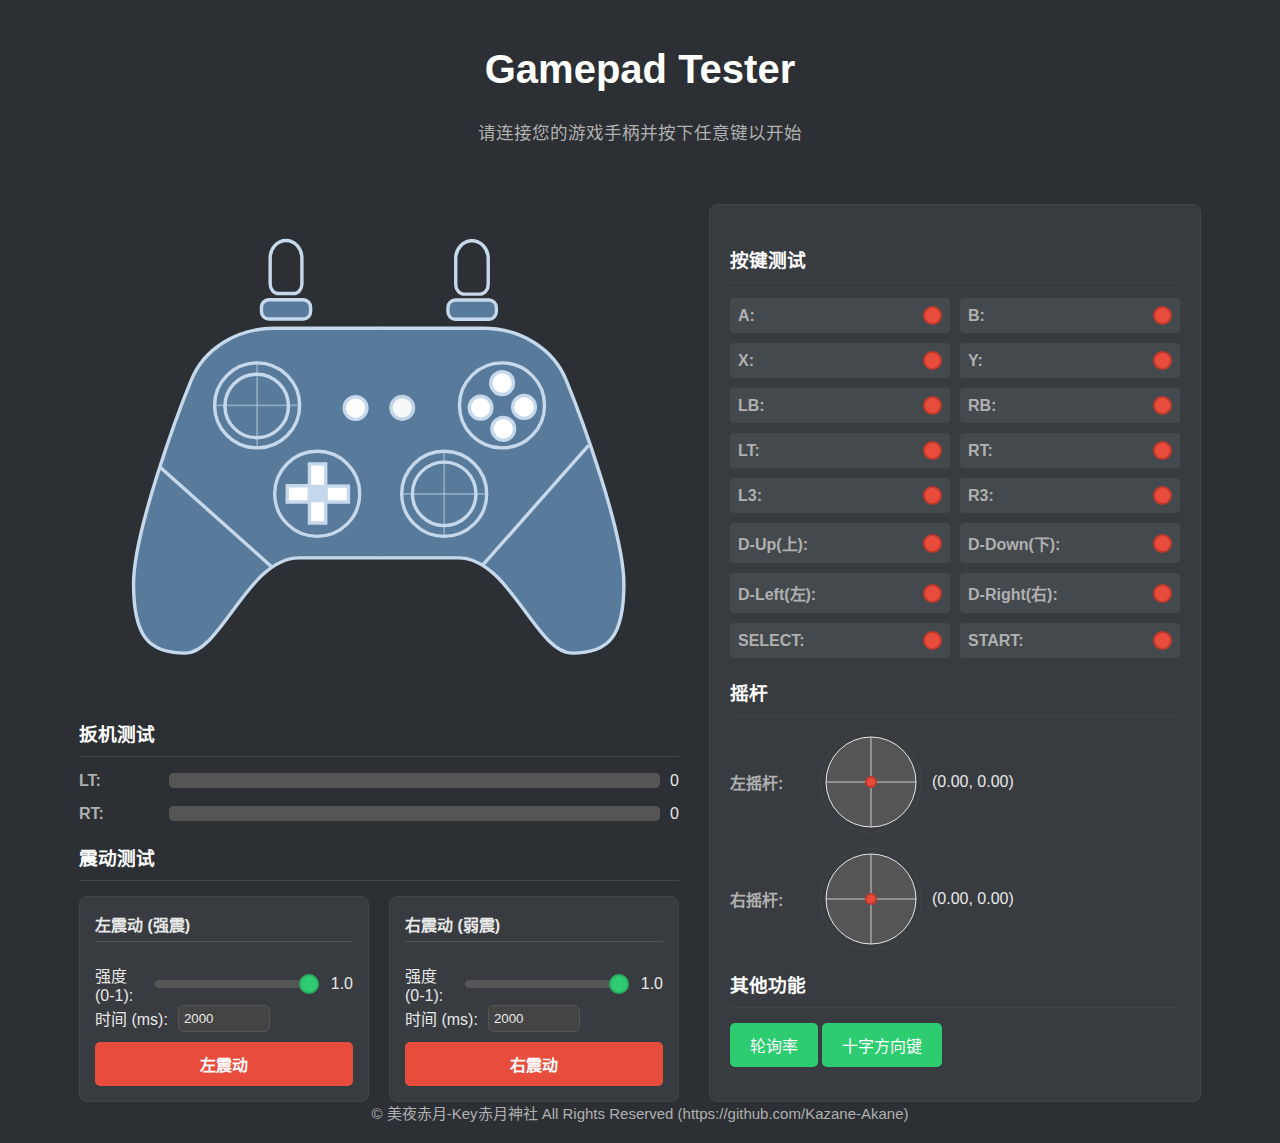
<file: index.html>
<!DOCTYPE html>
<html lang="zh-CN">
<head>
    <meta charset="UTF-8">
    <meta name="viewport" content="width=device-width, initial-scale=1.0">
    <title>Gamepad Tester</title>
    <link rel="stylesheet" href="style.css">
</head>
<body>
    <h1>Gamepad Tester</h1>
    <p class="description">
        请连接您的游戏手柄并按下任意键以开始
    </p>
    
    <div id="device-tabs-container" class="tabs-container"></div>
    
    <div class="main-content">
        <div id="gamepad-svg-container" class="gamepad-svg-container">
            <div class="gamepadView">
                <svg width="100%" viewBox="0 0 441 383" fill="none" xmlns="http://www.w3.org/2000/svg" data-v-d6ef606e="" class="">
                    <g id="XBox" data-v-d6ef606e="">
                        <path id="LOutline" d="M220.5 294.5C220.5 294.5 195 294.5 150 294.5C105 294.5 81.5 378.5 49.5 378.5C17.5 378.5 4 363.9 4 317.5C4 271.1 43.5 165.5 55 137.5C66.5 109.5 95.5 92.0001 128 92.0001C154 92.0001 200.5 92.0001 220.5 92.0001" stroke="hsl(210,50%,85%)" stroke-width="3" stroke-opacity="1" fill="#587a9b" data-v-d6ef606e=""></path>
                        <path id="ROutline" d="M220 294.5C220 294.5 245.5 294.5 290.5 294.5C335.5 294.5 359 378.5 391 378.5C423 378.5 436.5 363.9 436.5 317.5C436.5 271.1 397 165.5 385.5 137.5C374 109.5 345 92.0001 312.5 92.0001C286.5 92.0001 240 92.0001 220 92.0001" stroke="hsl(210,50%,85%)" stroke-width="3" stroke-opacity="1" fill="#587a9b" data-v-d6ef606e=""></path>
                        <circle id="LStickOutline" cx="113" cy="160" r="37.5" stroke="hsl(210,50%,85%)" stroke-opacity="1" stroke-width="3" data-v-d6ef606e=""></circle>
                        <line x1="113" y1="122.5" x2="113" y2="197.5" stroke="rgba(198, 217, 236, 0.5)" stroke-width="1.5"></line>
                        <line x1="75.5" y1="160" x2="150.5" y2="160" stroke="rgba(198, 217, 236, 0.5)" stroke-width="1.5"></line>
                        <circle id="LeftStick" cx="112.62517738612955" cy="160.46857404440377" r="28" fill="rgba(255, 255, 255,0)" stroke="rgba(198, 217, 236,1)" stroke-width="3" data-v-d6ef606e=""></circle>
                        <circle id="RStickOutline" cx="278" cy="238" r="37.5" stroke="hsl(210,50%,85%)" stroke-opacity="1" stroke-width="3" data-v-d6ef606e=""></circle>
                        <line x1="278" y1="200.5" x2="278" y2="275.5" stroke="rgba(198, 217, 236, 0.5)" stroke-width="1.5"></line>
                        <line x1="240.5" y1="238" x2="315.5" y2="238" stroke="rgba(198, 217, 236, 0.5)" stroke-width="1.5"></line>
                        <circle id="RightStick" cx="278.0001831082628" cy="237.99981689173723" r="28" fill="rgba(255, 255, 255,0)" stroke="rgba(198, 217, 236,1)" stroke-width="3" data-v-d6ef606e=""></circle>
                        <circle id="DOutline" cx="166" cy="238" r="37.5" stroke="hsl(210,50%,85%)" stroke-opacity="1" stroke-width="3" data-v-d6ef606e=""></circle>
                        <circle stroke="hsl(210,50%,85%)" stroke-width="3" r="37.5" cy="160" cx="329" id="BOutline" data-v-d6ef606e=""></circle>
                        <g id="LMetaGroup" stroke-width="3" stroke="hsl(210,50%,85%)" fill="white" data-v-d6ef606e=""><circle id="LMeta" cx="199.83333" cy="162.33333" r="10" fill="#fff" stroke="rgba(198, 217, 236,1)" stroke-width="3" data-v-d6ef606e=""></circle></g>
                        <rect id="L1" rx="6.5" y="66.83335" x="116.83332" height="17.00004" width="43.33334" fill="#587a9b" stroke="rgba(198, 217, 236,1)" stroke-width="3" data-v-d6ef606e=""></rect>
                        <rect id="R1" rx="6.5" height="17.00003" width="42.66666" y="67" x="281.33334" fill="#587a9b" stroke="rgba(198, 217, 236,1)" stroke-width="3" data-v-d6ef606e=""></rect>
                        <path id="L2" d="m152.5,52.9702c0,4.61877 -3.358,8.36308 -7.5,8.36308l-13,0c-4.142,0 -7.5,-3.74432 -7.5,-8.36308l0,-22.8591c0,-8.62177 6.268,-15.6111 14,-15.6111c7.732,0 14,6.98932 14,15.6111l0,22.8591z" fill="rgba(9, 105, 150,0)" stroke="rgba(198, 217, 236,1)" stroke-width="3" data-v-d6ef606e=""></path>
                        <path id="R2" d="m316.83334,53.44044c0,4.6352 -3.43795,8.39285 -7.67857,8.39285l-13.30953,0c-4.24062,0 -7.67857,-3.75765 -7.67857,-8.39285l0,-22.94046c0,-8.65246 6.41724,-15.66665 14.33334,-15.66665c7.9161,0 14.33334,7.0142 14.33334,15.66665l0,22.94046l-0.00001,0z" fill="rgba(9, 105, 150,0)" stroke="rgba(198, 217, 236,1)" stroke-width="3" data-v-d6ef606e=""></path>
                        <line y2="302.5" x2="126.00001" y1="214.49998" x1="27.50001" stroke-width="3" stroke="hsl(210,50%,85%)" data-v-d6ef606e=""></line>
                        <line stroke="hsl(210,50%,85%)" id="svg_14" stroke-width="3" y2="295.73418" x2="410.73581" y1="200.43247" x1="306.59558" fill="white" transform="rotate(89 358.666 248.083)" data-v-d6ef606e=""></line>
                        <path id="BLeft" stroke-width="3" opacity="undefined" transform="rotate(90 310.081 161.999)" fill="#fff" stroke="rgba(198, 217, 236,1)" d="m310.08129,171.99862c-5.57089,0 -10.08331,-4.52112 -10.08331,-10.10275c0,-5.58163 4.51242,-9.89721 10.08331,-9.89721c5.57089,0 10.08331,4.31558 10.08331,9.89721c0,5.58163 -4.51242,10.10275 -10.08331,10.10275z" data-v-d6ef606e=""></path>
                        <path id="BTop" stroke-width="3" opacity="undefined" transform="rotate(90 329.081 140.331)" fill="#fff" stroke="rgba(198, 217, 236,1)" d="m329.08146,150.33176c-5.57089,0 -10.08331,-4.52112 -10.08331,-10.10275c0,-5.58163 4.51242,-9.89721 10.08331,-9.89721c5.57089,0 10.08331,4.31558 10.08331,9.89721c0,5.58163 -4.51242,10.10275 -10.08331,10.10275z" data-v-d6ef606e=""></path>
                        <path id="BRight" stroke-width="3" opacity="undefined" transform="rotate(90 348.415 161.332)" fill="#fff" stroke="rgba(198, 217, 236,1)" d="m348.41497,171.33195c-5.57089,0 -10.08331,-4.52112 -10.08331,-10.10275c0,-5.58163 4.51242,-9.89721 10.08331,-9.89721c5.57089,0 10.08331,4.31558 10.08331,9.89721c0,5.58163 -4.51242,10.10275 -10.08331,10.10275z" data-v-d6ef606e=""></path>
                        <path id="BBottom" stroke-width="3" opacity="undefined" transform="rotate(90 330.081 180.665)" fill="#fff" stroke="rgba(198, 217, 236,1)" d="m330.08147,190.66546c-5.57089,0 -10.08331,-4.52112 -10.08331,-10.10275c0,-5.58163 4.51242,-9.8972 10.08331,-9.8972c5.57089,0 10.08331,4.31557 10.08331,9.8972c0,5.58163 -4.51242,10.10275 -10.08331,10.10275z" data-v-d6ef606e=""></path>
                        <g stroke-width="3" stroke="hsl(210,50%,85%)" fill="white" id="svg_42" opacity="0.95" data-v-d6ef606e=""><circle id="RMeta" r="10" cy="162.16667" cx="241" fill="#fff" stroke="rgba(198, 217, 236,1)" stroke-width="3" data-v-d6ef606e=""></circle></g>
                        <rect id="DUp" height="19.83327" width="14.3333" y="211.6656" x="159.16565" fill="#fff" stroke="rgba(198, 217, 236,1)" stroke-width="3" data-v-d6ef606e=""></rect>
                        <path id="DDown" fill="#fff" stroke="rgba(198, 217, 236,1)" stroke-width="3" d="m159.16565,243.83218l14.33329,0l0,19.83327l-14.33329,0l0,-19.83327z" opacity="undefined" data-v-d6ef606e=""></path>
                        <path id="DLeft" transform="rotate(-90 149.291 237.999)" fill="#fff" stroke="rgba(198, 217, 236,1)" stroke-width="3" d="m142.12405,228.29057l14.33329,0l0,19.4166l-14.33329,0l0,-19.4166z" opacity="undefined" data-v-d6ef606e=""></path>
                        <rect id="DRihgt" transform="rotate(-90 183.707 238.207)" height="19.58328" width="14.08329" y="228.41556" x="176.66562" fill="#fff" stroke="rgba(198, 217, 236,1)" stroke-width="3" data-v-d6ef606e=""></rect>
                        <path id="svg_9" d="m164.24577,236.99529" opacity="NaN" stroke-width="3" stroke="hsl(210,50%,85%)" data-v-d6ef606e=""></path>
                        <rect stroke="hsl(210,50%,85%)" id="svg_10" height="8.33324" width="10.41655" y="235.07865" x="162.32912" stroke-width="3" data-v-d6ef606e=""></rect>
                        <rect id="svg_11" height="2.49997" width="4.49995" y="236.74529" x="164.24577" stroke-width="3" stroke="hsl(210,50%,85%)" data-v-d6ef606e=""></rect>
                        <rect id="svg_12" height="8.6666" width="11.33325" y="232.49689" x="160.16389" stroke-width="3" stroke="hsl(210,50%,85%)" data-v-d6ef606e=""></rect>
                    </g>
                </svg>
            </div>
            
            <div class="test-area test-area-centered">
                <div class="test-section">
                    <h3>扳机测试</h3>
                    <div class="trigger-values">
                        <div class="trigger-group">
                            <span class="label">LT:</span>
                            <progress id="L2-progress" value="0" max="255"></progress>
                            <span id="L2-value">0</span>
                        </div>
                        <div class="trigger-group">
                            <span class="label">RT:</span>
                            <progress id="R2-progress" value="0" max="255"></progress>
                            <span id="R2-value">0</span>
                        </div>
                    </div>
                </div>

                <div class="test-section">
                    <h3>震动测试</h3>
                    <div class="vibration-controls">
                        <div class="vibration-left">
                            <h4>左震动 (强震)</h4>
                            <div class="vibration-group">
                                <label for="rumble-L">强度 (0-1):</label>
                                <input type="range" id="rumble-L" min="0" max="1" step="0.1" value="1">
                                <span id="rumble-value-L">1.0</span>
                            </div>
                            <div class="vibration-group">
                                <label for="duration-L">时间 (ms):</label>
                                <input type="number" id="duration-L" value="2000" min="0">
                            </div>
                            <button class="vibrate-button-L">左震动</button>
                        </div>
                        <div class="vibration-right">
                            <h4>右震动 (弱震)</h4>
                            <div class="vibration-group">
                                <label for="rumble-R">强度 (0-1):</label>
                                <input type="range" id="rumble-R" min="0" max="1" step="0.1" value="1">
                                <span id="rumble-value-R">1.0</span>
                            </div>
                            <div class="vibration-group">
                                <label for="duration-R">时间 (ms):</label>
                                <input type="number" id="duration-R" value="2000" min="0">
                            </div>
                            <button class="vibrate-button-R">右震动</button>
                        </div>
                    </div>
                </div>
            </div>
            
        </div>

        <div class="test-area">


            <div class="test-section">
                <h3>按键测试</h3>
                <div id="button-status-container" class="button-grid">
                    <div class="button-item">
                        <span class="label">A:</span>
                        <span id="button-0" class="button-indicator"></span>
                    </div>
                    <div class="button-item">
                        <span class="label">B:</span>
                        <span id="button-1" class="button-indicator"></span>
                    </div>
                    <div class="button-item">
                        <span class="label">X:</span>
                        <span id="button-2" class="button-indicator"></span>
                    </div>
                    <div class="button-item">
                        <span class="label">Y:</span>
                        <span id="button-3" class="button-indicator"></span>
                    </div>
                    <div class="button-item">
                        <span class="label">LB:</span>
                        <span id="button-4" class="button-indicator"></span>
                    </div>
                    <div class="button-item">
                        <span class="label">RB:</span>
                        <span id="button-5" class="button-indicator"></span>
                    </div>
                    <div class="button-item">
                        <span class="label">LT:</span>
                        <span id="button-6" class="button-indicator"></span>
                    </div>
                    <div class="button-item">
                        <span class="label">RT:</span>
                        <span id="button-7" class="button-indicator"></span>
                    </div>
                    <div class="button-item">
                        <span class="label">L3:</span>
                        <span id="button-10" class="button-indicator"></span>
                    </div>
                    <div class="button-item">
                        <span class="label">R3:</span>
                        <span id="button-11" class="button-indicator"></span>
                    </div>
                    <div class="button-item">
                        <span class="label">D-Up(上):</span>
                        <span id="button-12" class="button-indicator"></span>
                    </div>
                    <div class="button-item">
                        <span class="label">D-Down(下):</span>
                        <span id="button-13" class="button-indicator"></span>
                    </div>
                    <div class="button-item">
                        <span class="label">D-Left(左):</span>
                        <span id="button-14" class="button-indicator"></span>
                    </div>
                    <div class="button-item">
                        <span class="label">D-Right(右):</span>
                        <span id="button-15" class="button-indicator"></span>
                    </div>
                    <div class="button-item">
                        <span class="label">SELECT:</span>
                        <span id="button-8" class="button-indicator"></span>
                    </div>
                    <div class="button-item">
                        <span class="label">START:</span>
                        <span id="button-9" class="button-indicator"></span>
                    </div>
                </div>
            </div>

            <div class="test-section">
            
                    <h3>摇杆</h3>
                <div class="stick-values">
                    <div class="stick-value-container">
                        <span class="label">左摇杆:</span>
                        <div class="stick-svg-wrapper">
                            <svg class="stick-svg" viewBox="0 0 100 100">
                                <circle class="stick-bg" cx="50" cy="50" r="45"></circle>
                                <line x1="50" y1="5" x2="50" y2="95" stroke="#ccc"></line>
                                <line x1="5" y1="50" x2="95" y2="50" stroke="#ccc"></line>
                                <line id="left-stick-line" x1="50" y1="50" x2="50" y2="50" stroke="#3498db" stroke-width="2" style="display: none;"></line>
                                <circle id="left-stick-visual" class="stick-puck" cx="50" cy="50" r="5"></circle>
                            </svg>
                        </div>
                        <span id="left-stick-value" class="coords">(0.00, 0.00)</span>
                    </div>
                    <div class="stick-value-container">
                        <span class="label">右摇杆:</span>
                        
                        <div class="stick-svg-wrapper">
                            <svg class="stick-svg" viewBox="0 0 100 100">
                                <circle class="stick-bg" cx="50" cy="50" r="45"></circle>
                                <line x1="50" y1="5" x2="50" y2="95" stroke="#ccc"></line>
                                <line x1="5" y1="50" x2="95" y2="50" stroke="#ccc"></line>
                                <line id="right-stick-line" x1="50" y1="50" x2="50" y2="50" stroke="#3498db" stroke-width="2" style="display: none;"></line>
                                <circle id="right-stick-visual" class="stick-puck" cx="50" cy="50" r="5"></circle>
                            </svg>
                        </div>
                        <span id="right-stick-value" class="coords">(0.00, 0.00)</span>
                    </div>
                </div>

                <div class="test-section polling-rate-section">
                    <h3>其他功能</h3>
                    <button id="open-diagnostics-button" class="action-button">轮询率</button>
                    <button id="open-crosstalk-button" class="action-button">十字方向键</button>

                </div>
            </div>
        </div>
    </div>

    <div id="polling-rate-modal" class="modal-overlay" style="display: none;">
        <div class="modal-content">
            <h2>摇杆轮询率测试</h2>
            <p id="modal-countdown">倒计时5秒后，测试将自动开始...</p>
                <div class="polling-settings">
                <label for="sample-count-input">设置采样数:</label>
                <input type="number" id="sample-count-input" value="100" min="10">
            </div>
            <div class="polling-rate-details">
                <div class="polling-rate-summary">
                    <p>最大值: <span id="max-rate">--</span> ms</p>
                    <p>最小值: <span id="min-rate">--</span> ms</p>
                    <p>平均值: <span id="avg-rate">--</span> ms</p>
                    <p>采样数: <span id="sample-count">--</span></p>
                    <p>平均回报率: <span id="avg-rate-hz">--</span> Hz</p>
                </div>
                <h3>测试记录</h3>
                <ul id="polling-records-list" class="records-list">
                    </ul>
            </div>
            <div class="modal-buttons">
                <button id="restart-test-button" class="action-button">重新测试</button>
                <button id="close-modal-button" class="close-button">关闭</button>
            </div>
        </div>
    </div>
        </div>
    <div id="polling-rate-modal" class="modal-overlay" style="display: none;">
        ...
    </div>

    <div id="crosstalk-modal" class="modal-overlay" style="display: none;">
        <div class="modal-content">
            <h2>十字方向键串键测试</h2>

            <div class="crosstalk-settings">
                <div class="setting-group">
                    <label for="crosstalk-count-input">可选测试次数:</label>
                    <input type="number" id="crosstalk-count-input" value="50" min="10" step="10">
                </div>
                <div class="setting-group">
                    <label>可选的上下或左右键测试:</label>
                    <div class="radio-group">
                        <label><input type="radio" name="crosstalk-direction" value="up-down" checked> 上下键</label>
                        <label><input type="radio" name="crosstalk-direction" value="left-right"> 左右键</label>
                    </div>
                </div>
            </div>
            <div class="crosstalk-details">
                <div class="crosstalk-summary">
      <div class="crosstalk-instructions-container">
                <h3 id="crosstalk-instructions-toggle">
                    测试说明 <span id="toggle-arrow" class="toggle-arrow">▶</span>
                </h3>
                <div id="crosstalk-instructions-content" class="instructions-content-hidden">
                    <p>
                        <strong>串键测试：</strong>按照固定顺序按动方向键，按键顺序自行决定，但需固定，比如“上下上下”或“左右左右”。快速按压至少50次后，观察按键记录，是否出现固定顺序之外的按键。如若出现，则证明方向键存在串键问题。
                    </p>
                    <p>
                        <strong>搓招准确度：</strong>建议选择100次或200次测试次数，按照搓招顺序快速、重复按动按键。测试完成后，观察次数统计，看是否会出现搓招之外的按键，或者某个按键的次数出现明显偏差。用这种方法可以测试搓招准确性。
                    </p>
                </div>
            </div>
                    <h3>统计结果</h3>
                    <p id="crosstalk-result-text">等待测试...</p>
                </div>
                
                <h3>按键记录 (共 <span id="crosstalk-current-count">0</span> 次)</h3>
                <ul id="crosstalk-records-list" class="records-list">
                </ul>
            </div>
            <div class="modal-buttons">
                <button id="start-crosstalk-button" class="action-button">开始测试</button>
                <button id="close-crosstalk-button" class="close-button">关闭</button>
            </div>
        </div>
    </div>

        <p class="d_description">
            © 美夜赤月-Key赤月神社 All Rights Reserved (https://github.com/Kazane-Akane)
        </p>
    <script src="script.js"></script>
</body>
</html>
</file>
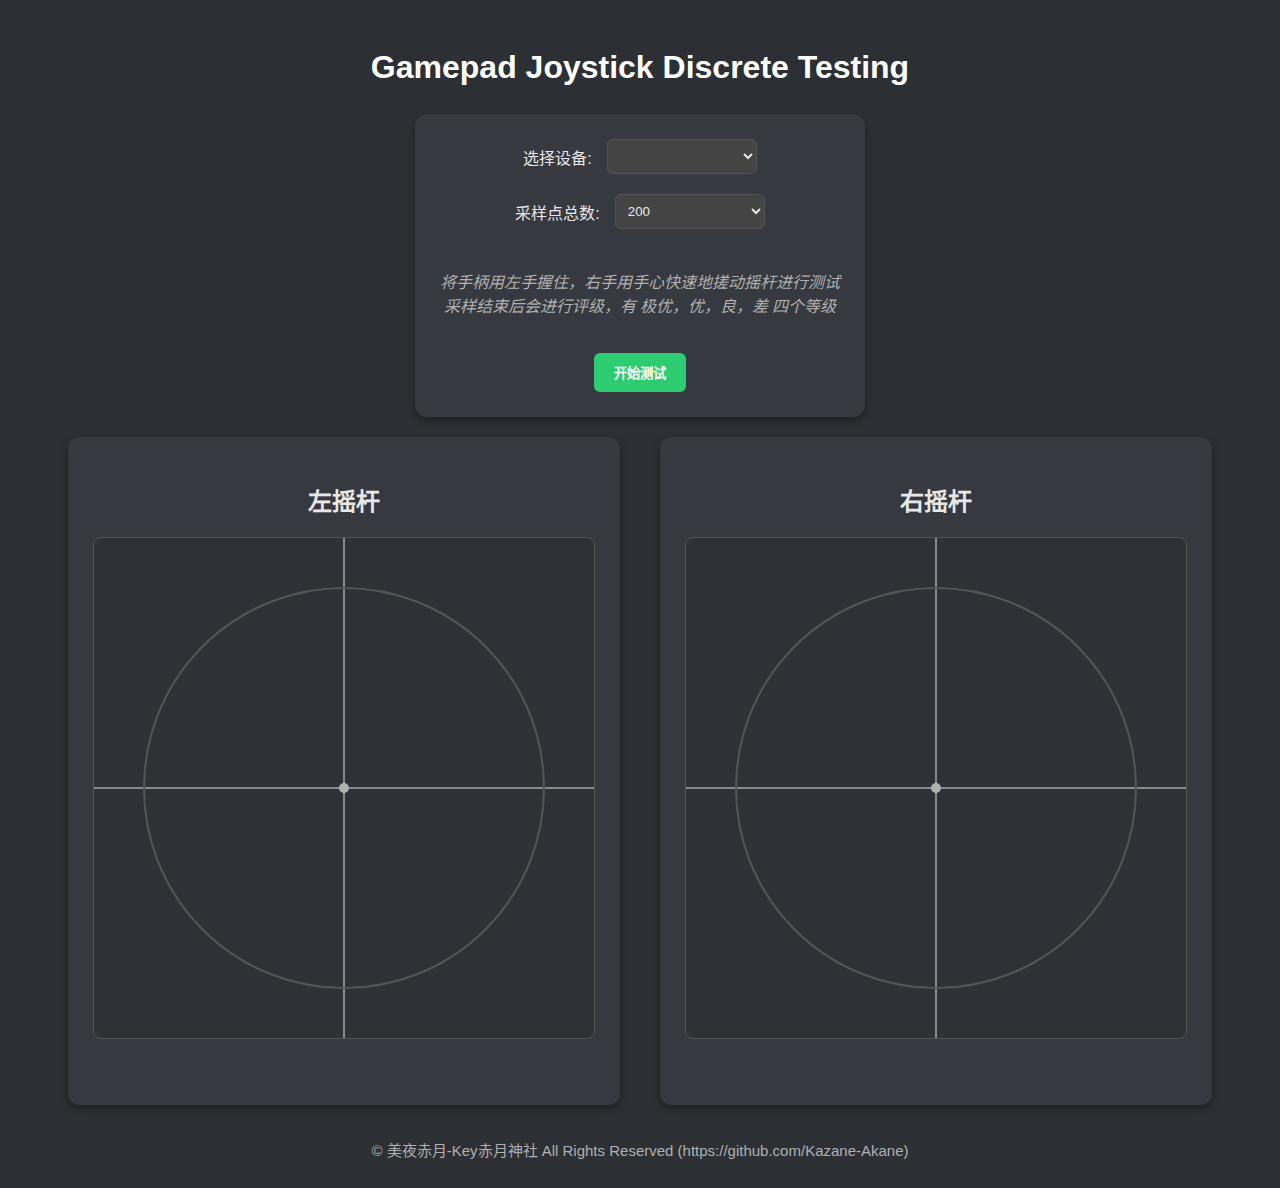
<file: JoystickDiscrete/index.html>
<!DOCTYPE html>
<html lang="zh-CN">
<head>
    <meta charset="UTF-8">
    <meta name="viewport" content="width=device-width, initial-scale=1.0">
    <title>Gamepad Joystick Discrete Testing</title>
    <link rel="stylesheet" href="style.css">
</head>
<body>
    <h1>Gamepad Joystick Discrete Testing</h1>
<br>
    <div id="controls">
        <div class="control-row">
            <label for="gamepad-select">选择设备:</label>
            <select id="gamepad-select"></select>
        </div>
        <div class="control-row">
            <label for="sample-points-select">采样点总数:</label>
            <select id="sample-points-select"></select>
        </div>
                  <p class="instruction">将手柄用左手握住，右手用手心快速地搓动摇杆进行测试<br>采样结束后会进行评级，有 极优，优，良，差 四个等级</p>
        <div class="control-row">
            <button id="start-button" class="button start-button">开始测试</button>
            <button id="stop-button" class="button stop-button" style="display: none;">停止测试</button>
        </div>
    </div>
    
    <div class="container">
        <div class="plot-section">
            <h2>左摇杆</h2>
            <canvas id="left-stick-canvas" width="500" height="500"></canvas>
            <div id="left-stick-status" class="status"></div>
            <div id="left-stick-rating" class="rating"></div>
        </div>
        <div class="plot-section">
            <h2>右摇杆</h2>
            <canvas id="right-stick-canvas" width="500" height="500"></canvas>
            <div id="right-stick-status" class="status"></div>
            <div id="right-stick-rating" class="rating"></div>
        </div>
    </div>
            <p class="d_description">
            <br>
            <br>
            © 美夜赤月-Key赤月神社 All Rights Reserved (https://github.com/Kazane-Akane)
        </p>
    <script src="script.js"></script>
</body>
</html>
</file>
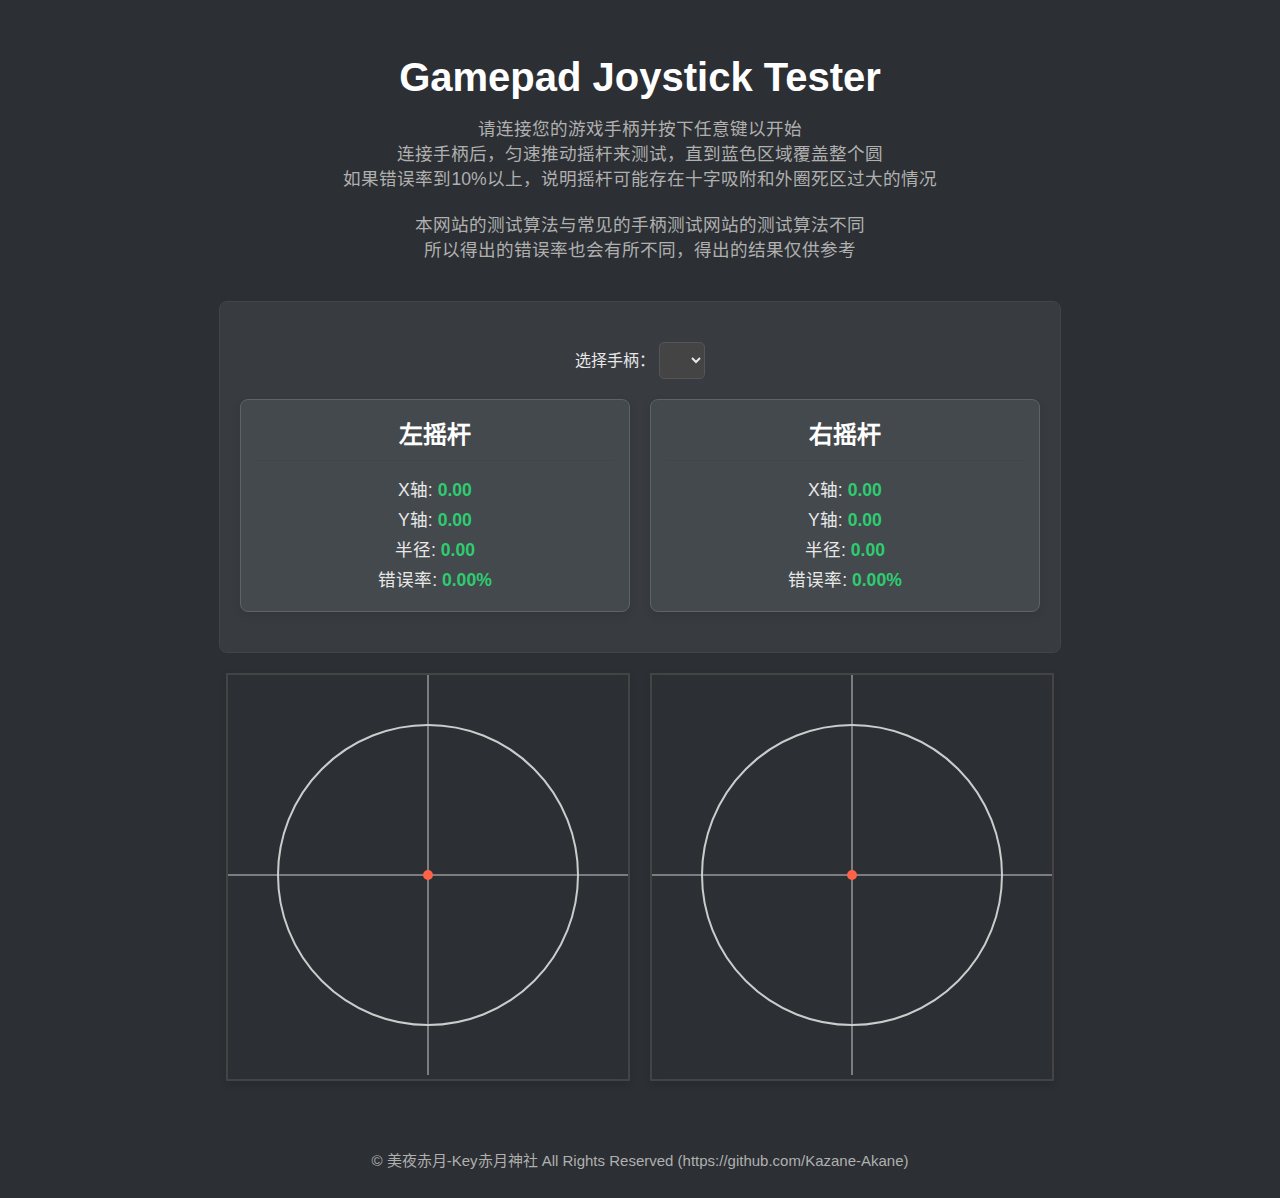
<file: JoystickTest/index.html>
<!DOCTYPE html>
<html lang="zh-CN">
<head>
    <meta charset="UTF-8">
    <meta name="viewport" content="width=device-width, initial-scale=1.0">
    <title>Gamepad Joystick Tester</title>
    <link rel="stylesheet" href="style.css">
</head>
<body>
    <h1>Gamepad Joystick Tester</h1>
    <p class="description">请连接您的游戏手柄并按下任意键以开始<br>连接手柄后，匀速推动摇杆来测试，直到蓝色区域覆盖整个圆<br>如果错误率到10%以上，说明摇杆可能存在十字吸附和外圈死区过大的情况<br><br>本网站的测试算法与常见的手柄测试网站的测试算法不同<br>所以得出的错误率也会有所不同，得出的结果仅供参考</p>
    <div class="main-content">
        <div class="test-area test-area-centered">
            <div class="controls">
                <label for="gamepad-select">选择手柄：</label>
                <select id="gamepad-select"></select>
            </div>
        
            <div class="info">
                <div class="axis-info">
                    <h2>左摇杆</h2>
                    <p>X轴: <span id="left-x">0.00</span></p>
                    <p>Y轴: <span id="left-y">0.00</span></p>
                    <p>半径: <span id="left-radius">0.00</span></p>
                    <p>错误率: <span id="left-error">0.00%</span></p>
                </div>
                <div class="axis-info">
                    <h2>右摇杆</h2>
                    <p>X轴: <span id="right-x">0.00</span></p>
                    <p>Y轴: <span id="right-y">0.00</span></p>
                    <p>半径: <span id="right-radius">0.00</span></p>
                    <p>错误率: <span id="right-error">0.00%</span></p>
                </div>
            </div>
        </div>
    </div>

    <div class="joystick-canvases">
        <div class="canvas-container">
            <canvas id="joystick-canvas-left" width="400" height="400"></canvas>
        </div>
        <div class="canvas-container">
            <canvas id="joystick-canvas-right" width="400" height="400"></canvas>
        </div>
    </div>
        <p class="d_description">
        <br>
        <br>
        <br>
        <br>
            © 美夜赤月-Key赤月神社 All Rights Reserved (https://github.com/Kazane-Akane)
        </p>
    <script src="script.js"></script>
</body>
</html>
</file>
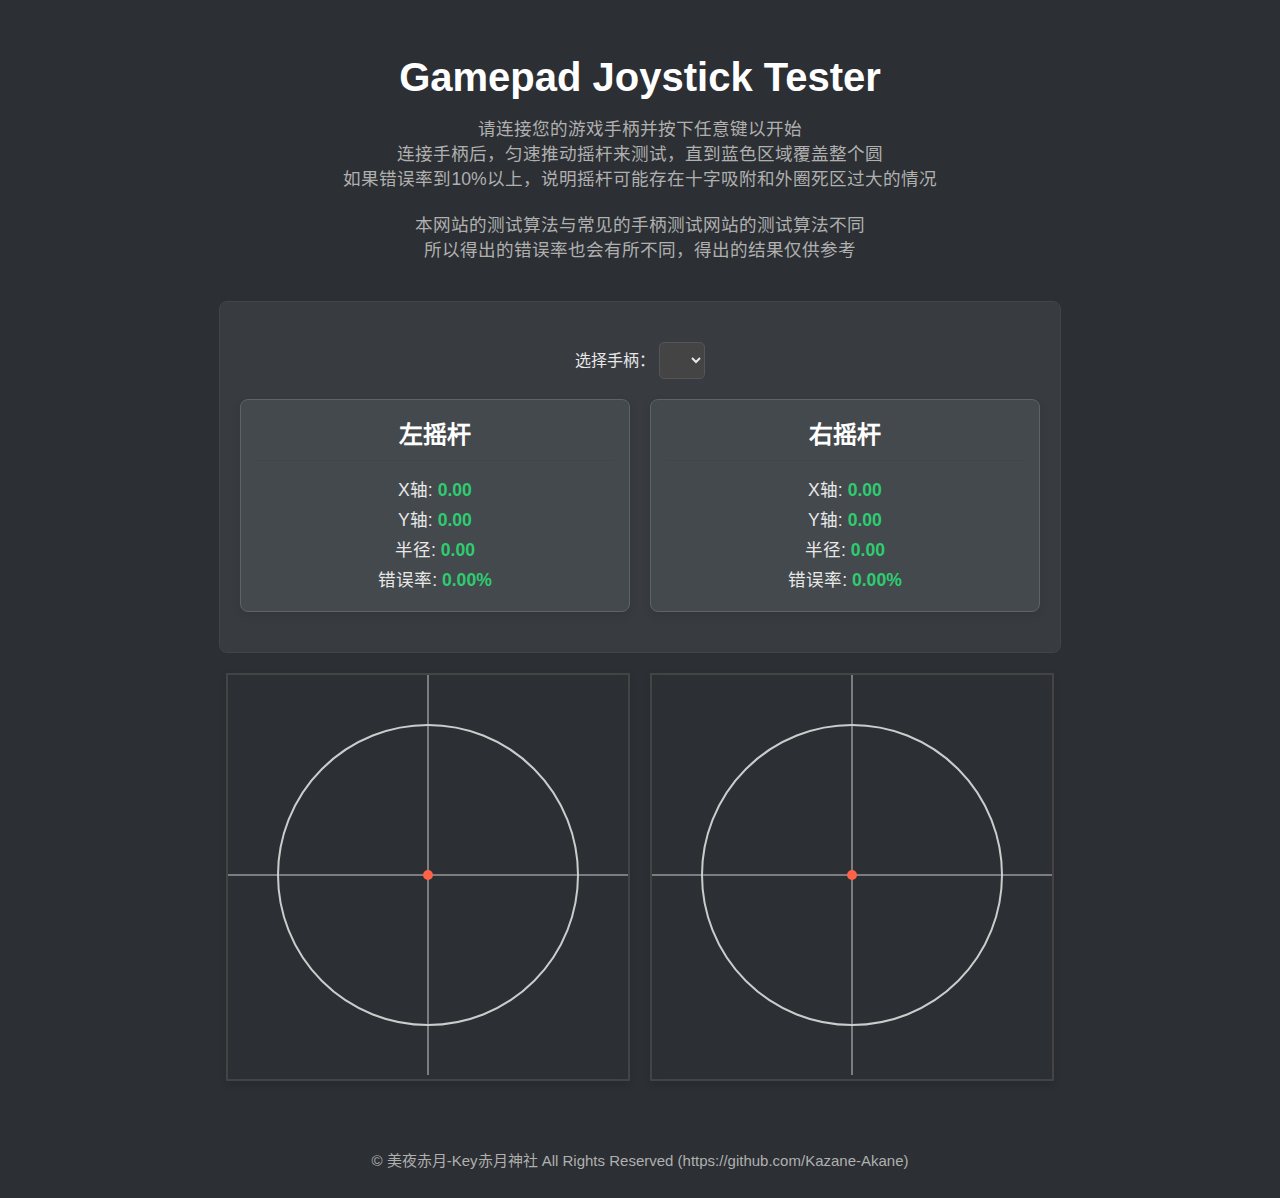
<file: JoystickTest/JoystickTest.html>
<!DOCTYPE html>
<html lang="zh-CN">
<head>
    <meta charset="UTF-8">
    <meta name="viewport" content="width=device-width, initial-scale=1.0">
    <title>Gamepad Joystick Tester</title>
    <link rel="stylesheet" href="style.css">
</head>
<body>
    <h1>Gamepad Joystick Tester</h1>
    <p class="description">请连接您的游戏手柄并按下任意键以开始<br>连接手柄后，匀速推动摇杆来测试，直到蓝色区域覆盖整个圆<br>如果错误率到10%以上，说明摇杆可能存在十字吸附和外圈死区过大的情况<br><br>本网站的测试算法与常见的手柄测试网站的测试算法不同<br>所以得出的错误率也会有所不同，得出的结果仅供参考</p>
    <div class="main-content">
        <div class="test-area test-area-centered">
            <div class="controls">
                <label for="gamepad-select">选择手柄：</label>
                <select id="gamepad-select"></select>
            </div>
        
            <div class="info">
                <div class="axis-info">
                    <h2>左摇杆</h2>
                    <p>X轴: <span id="left-x">0.00</span></p>
                    <p>Y轴: <span id="left-y">0.00</span></p>
                    <p>半径: <span id="left-radius">0.00</span></p>
                    <p>错误率: <span id="left-error">0.00%</span></p>
                </div>
                <div class="axis-info">
                    <h2>右摇杆</h2>
                    <p>X轴: <span id="right-x">0.00</span></p>
                    <p>Y轴: <span id="right-y">0.00</span></p>
                    <p>半径: <span id="right-radius">0.00</span></p>
                    <p>错误率: <span id="right-error">0.00%</span></p>
                </div>
            </div>
        </div>
    </div>

    <div class="joystick-canvases">
        <div class="canvas-container">
            <canvas id="joystick-canvas-left" width="400" height="400"></canvas>
        </div>
        <div class="canvas-container">
            <canvas id="joystick-canvas-right" width="400" height="400"></canvas>
        </div>
    </div>
        <p class="d_description">
        <br>
        <br>
        <br>
        <br>
            © 美夜赤月-Key赤月神社 All Rights Reserved (https://github.com/Kazane-Akane)
        </p>
    <script src="script.js"></script>
</body>
</html>
</file>
<file: style.css>
body {
    font-family: -apple-system, BlinkMacSystemFont, "Segoe UI", Roboto, sans-serif;
    background-color: #2c2f33;
    color: #e8e8e8;
    display: flex;
    flex-direction: column;
    align-items: center;
    padding: 20px;
    margin: 0;
    min-height: 100vh
}

h1 {
    color: #fff;
    font-size: 2.5em;
    margin-bottom: 10px
}

.description {
    font-size: 1.1em;
    color: #b0b0b0;
    text-align: center;
    margin-bottom: 40px;
    max-width: 600px
}

.d_description {
    font-size: 15px;
    color: #b0b0b0;
    text-align: center;
    margin-bottom: 0;
    margin-top: auto;
    max-width: 600px
}

.main-content {
    display: flex;
    gap: 30px;
    width: 100%;
    max-width: 1200px;
    justify-content: center;
    flex-wrap: wrap
}

.gamepad-svg-container {
    width: 50%;
    max-width: 600px;
    display: flex;
    flex-direction: column;
    align-items: center
}

.gamepadView {
    width: 100%;
    max-width: 500px;
    display: block;
    margin: 20px auto
}

svg {
    display: block;
    width: 100%
}

.active-button {
    fill: #2ecc71 !important;
    stroke: #27ae60 !important
}

.active-stick {
    stroke: #3498db !important;
    fill: #3498db !important
}

.test-area {
    width: 50%;
    max-width: 450px;
    padding: 20px;
    background-color: #383c41;
    border-radius: 8px;
    border: 1px solid #444
}

.dinput-sections-wrapper {
    max-width: 650px;
    padding: 20px;
    background-color: #383c41;
    border-radius: 8px;
    border: 1px solid #444
}

.test-area-centered {
    width: 100%;
    max-width: 600px;
    margin-top: 20px;
    background: none;
    border: none;
    padding: 0
}

.test-section h3 {
    border-bottom: 1px solid #444;
    padding-bottom: 10px;
    margin-top: 20px;
    margin-bottom: 15px;
    color: #fff
}

.stick-values,
.trigger-values,
.vibration-controls {
    display: flex;
    flex-direction: column;
    gap: 15px
}

.stick-value-container,
.trigger-group,
.vibration-group {
    display: flex;
    align-items: center;
    gap: 10px
}

.label {
    font-weight: bold;
    color: #b0b0b0;
    min-width: 80px
}

progress {
    width: 100%;
    height: 15px;
    -webkit-appearance: none;
    appearance: none;
    background-color: #555;
    border-radius: 5px
}

progress::-webkit-progress-bar {
    background-color: #555;
    border-radius: 5px
}

progress::-webkit-progress-value {
    background-color: #f39c12;
    border-radius: 5px
}

input[type="range"] {
    flex-grow: 1
}

.vibration-controls {
    flex-direction: row;
    justify-content: space-between;
    gap: 20px
}

.vibration-left,
.vibration-right {
    flex: 1;
    padding: 15px;
    border: 1px solid #444;
    border-radius: 8px;
    background-color: #383c41
}

.vibration-left h4,
.vibration-right h4 {
    margin-top: 0;
    border-bottom: 1px solid #555;
    padding-bottom: 5px
}

.vibration-left button,
.vibration-right button {
    width: 100%;
    padding: 10px;
    font-size: 1em;
    font-weight: bold;
    background-color: #e74c3c;
    color: white;
    border: none;
    border-radius: 5px;
    cursor: pointer;
    transition: background-color 0.2s;
    margin-top: 10px
}

.vibration-left button:hover,
.vibration-right button:hover {
    background-color: #c0392b
}

.tabs-container {
    display: flex;
    justify-content: center;
    gap: 10px;
    margin-bottom: 20px
}

.tab-button {
    padding: 10px 15px;
    border: 1px solid #444;
    border-radius: 5px;
    background-color: #383c41;
    color: #e8e8e8;
    cursor: pointer;
    transition: background-color 0.2s
}

.tab-button.active {
    background-color: #2ecc71;
    color: #fff;
    border-color: #27ae60
}

.gamepad-info {
    border: 1px solid #444;
    padding: 15px;
    border-radius: 8px;
    margin-top: 10px;
    background-color: #383c41
}

.gamepad-status {
    font-weight: bold;
    margin-bottom: 5px
}

.stick-svg-wrapper {
    width: 100px;
    height: 100px;
    border: 1px solid #444;
    border-radius: 50%;
    display: flex;
    align-items: center;
    justify-content: center
}

.stick-svg {
    width: 100%;
    height: 100%
}

.stick-bg {
    fill: #555;
    stroke: #e8e8e8;
    stroke-width: 1
}

.stick-puck {
    fill: #e74c3c;
    stroke: #c0392b;
    stroke-width: 2
}

.coords {
    min-width: 80px;
    text-align: right
}

.button-grid {
    display: grid;
    grid-template-columns: repeat(2, 1fr);
    gap: 10px
}

.button-item {
    display: flex;
    align-items: center;
    justify-content: space-between;
    padding: 8px;
    background-color: #44494d;
    border-radius: 4px
}

.button-indicator {
    width: 15px;
    height: 15px;
    border-radius: 50%;
    background-color: #e74c3c;
    border: 2px solid #c0392b;
    transition: background-color 0.2s, border-color 0.2s
}

.button-indicator.active-button {
    background-color: #2ecc71;
    border-color: #27ae60
}

.modal-overlay {
    position: fixed;
    top: 0;
    left: 0;
    width: 100%;
    height: 100%;
    background-color: rgba(0, 0, 0, 0.75);
    display: flex;
    justify-content: center;
    align-items: center;
    z-index: 1000;
    transition: opacity 0.3s ease-in-out
}

.modal-content {
    background-color: #383c41;
    padding: 30px;
    border-radius: 10px;
    max-width: 500px;
    width: 90%;
    box-shadow: 0 5px 15px rgba(0, 0, 0, 0.5);
    position: relative;
    border: 1px solid #444;
    display: flex;
    flex-direction: column;
    gap: 15px
}

.modal-content h2 {
    text-align: center;
    color: #fff;
    margin-top: 0
}

#modal-countdown {
    text-align: center;
    font-size: 1.1em;
    font-weight: bold;
    color: #2ecc71
}

.polling-rate-details {
    display: flex;
    flex-direction: column;
    gap: 10px
}

.polling-rate-summary {
    background-color: #44494d;
    padding: 10px;
    border-radius: 5px;
    border: 1px solid #555
}

.polling-rate-summary p {
    margin: 5px 0
}

.records-list {
    max-height: 200px;
    overflow-y: auto;
    list-style-type: none;
    padding: 0;
    margin: 0;
    background-color: #2c2f33;
    border-radius: 5px;
    border: 1px solid #444
}

.records-list li {
    padding: 8px 10px;
    border-bottom: 1px solid #444;
    font-family: monospace;
    font-size: 0.9em
}

.records-list li:last-child {
    border-bottom: none
}

.modal-buttons {
    display: flex;
    justify-content: space-between;
    align-items: center
}

.action-button {
    background-color: #2ecc71;
    color: #fff;
    border: none;
    padding: 10px 20px;
    border-radius: 5px;
    font-size: 1em;
    cursor: pointer;
    transition: background-color 0.2s ease
}

.close-button {
    background-color: #e74c3c;
    color: #fff;
    border: none;
    padding: 10px 20px;
    border-radius: 5px;
    font-size: 1em;
    cursor: pointer;
    transition: background-color 0.2s ease
}

.close-button:hover {
    background-color: #c0392b
}

.polling-settings,
.crosstalk-settings {
    margin-bottom: 20px;
    display: flex;
    flex-direction: column;
    gap: 15px;
    text-align: left
}

.setting-group {
    display: flex;
    align-items: center;
    gap: 10px
}

.radio-group {
    display: flex;
    gap: 20px
}

input[type="number"] {
    width: 80px;
    padding: 5px;
    border-radius: 5px;
    border: 1px solid #555;
    background-color: #444;
    color: #e8e8e8
}

.records-list {
    list-style: none;
    padding: 0;
    text-align: left;
    max-height: 200px;
    overflow-y: auto;
    border: 1px solid #555;
    border-radius: 5px;
    background-color: #444;
    padding: 10px;
    margin-top: 10px
}

.records-list li {
    padding: 5px;
    border-bottom: 1px solid #555
}

.records-list li:last-child {
    border-bottom: none
}

input[type="range"] {
    -webkit-appearance: none;
    background: transparent;
    width: 100%
}

input[type="range"]::-webkit-slider-runnable-track {
    width: 100%;
    height: 8px;
    background: #555;
    border-radius: 4px;
    cursor: pointer
}

input[type="range"]::-webkit-slider-thumb {
    -webkit-appearance: none;
    height: 20px;
    width: 20px;
    border-radius: 50%;
    background: #2ecc71;
    cursor: pointer;
    margin-top: -6px;
    border: 2px solid #27ae60
}

.vibration-controls input[type="range"] {
    width: 100%
}

.tab-button.active-button-prompt {
    background-color: #34495e;
    color: #e8e8e8;
    border-color: #2980b9;
    box-shadow: 0 0 10px #2980b9;
    animation: pulse 1.5s infinite
}

@keyframes pulse {
    0% {
        transform: scale(1)
    }

    50% {
        transform: scale(1.05)
    }

    100% {
        transform: scale(1)
    }
}

.axis-item-container {
    background-color: #3e4147;
    border: 1px solid #5d626c;
    border-radius: 8px;
    padding: 5px 15px;
    transition: all 0.2s ease-in-out;
    display: flex;
    justify-content: space-between;
    align-items: center;
    box-shadow: 0 2px 5px rgba(0, 0, 0, 0.2)
}

.axis-item-container.active-button {
    background-color: #4CAF50;
    border-color: #4CAF50;
    transform: translateY(-2px);
    box-shadow: 0 4px 8px rgba(0, 0, 0, 0.3)
}

.axis-value-indicator {
    font-family: 'Courier New', Courier, monospace;
    font-size: 1em;
    font-weight: bold;
    color: #e8e8e8;
    background-color: #2c2f33;
    padding: 5px 10px;
    border-radius: 4px;
    min-width: 80px;
    text-align: right
}

#dinput-axis-list {
    display: grid;
    grid-template-columns: repeat(2, 1fr);
    gap: 15px
}

.crosstalk-result-green {
    color: #2ecc71
}

.crosstalk-result-orange {
    color: #e67e22
}

.crosstalk-result-blue {
    color: #3498db
}

.crosstalk-result-red {
    color: #e74c3c
}

.crosstalk-record-red {
    color: #e74c3c
}

.crosstalk-instructions-container {
    background-color: #3e4147;
    border: 1px solid #5d626c;
    border-radius: 8px;
    padding: 15px;
    margin-bottom: 20px;
    text-align: left
}

.crosstalk-instructions-container {
    cursor: pointer
}

.crosstalk-instructions-container h3 {
    display: flex;
    justify-content: space-between;
    align-items: center
}

.toggle-arrow {
    transition: transform 0.2s ease-in-out;
    display: inline-block
}

.toggle-arrow.rotate {
    transform: rotate(90deg)
}

.instructions-content-hidden {
    display: none
}
</file>
<file: JoystickDiscrete/style.css>
body {
    font-family: 'Segoe UI', Tahoma, Geneva, Verdana, sans-serif;
    display: flex;
    flex-direction: column;
    align-items: center;
    background-color: #2c2f33;
    color: #e8e8e8;
    padding: 20px;
}

h1 {
    color: #fff;
    margin-bottom: 10px;
}

#controls {
    display: flex;
    flex-direction: column;
    align-items: center;
    gap: 20px;
    margin-bottom: 20px;
    background-color: #36393f;
    padding: 25px;
    border-radius: 12px;
    box-shadow: 0 4px 6px rgba(0, 0, 0, 0.3);
}

.control-row {
    display: flex;
    align-items: center;
    gap: 15px;
}

#gamepad-select, #sample-points-select {
    padding: 8px;
    border-radius: 6px;
    border: 1px solid #555;
    background-color: #444;
    color: #e8e8e8;
    min-width: 150px;
}

.button {
    padding: 10px 20px;
    border: none;
    border-radius: 6px;
    font-weight: bold;
    cursor: pointer;
    transition: background-color 0.3s, transform 0.1s;
}

.start-button {
    background-color: #2ecc71;
    color: white;
}

.stop-button {
    background-color: #e74c3c;
    color: white;
}

.button:hover {
    transform: translateY(-2px);
}

.button:active {
    transform: translateY(0);
}

.container {
    display: flex;
    gap: 40px;
    flex-wrap: wrap;
    justify-content: center;
}

.plot-section {
    display: flex;
    flex-direction: column;
    align-items: center;
    background-color: #36393f;
    padding: 25px;
    border-radius: 12px;
    box-shadow: 0 4px 8px rgba(0, 0, 0, 0.3);
    position: relative;
}

canvas {
    border: 1px solid #555;
    background-color: #2f3136;
    border-radius: 8px;
}

.status {
    margin-top: 10px;
    font-size: 1em;
    color: #b0b0b0;
    font-weight: bold;
}

.rating {
    font-size: 1.2em;
    font-weight: bold;
    margin-top: 15px;
    padding: 8px 15px;
    border-radius: 8px;
}

.rating.excellent {
    color: #dcfce7;
    background-color: #15803d;
}

.rating.good {
    color: #fefce8;
    background-color: #f59e0b;
}

.rating.fair {
    color: #fee2e2;
    background-color: #dc2626;
}

.rating.poor {
    color: #fde8e8;
    background-color: #7f1d1d;
}

.instruction {
    margin-top: 20px;
    font-style: italic;
    color: #b0b0b0;
    max-width: 600px;
    text-align: center;
}
.d_description {
    font-size: 15px;
    color: #b0b0b0;
    text-align: center;
    margin-bottom: 0;
    margin-top: auto;
    max-width: 600px;
}
</file>
<file: JoystickTest/style.css>
body {
    font-family: -apple-system, BlinkMacSystemFont, "Segoe UI", Roboto, sans-serif;
    background-color: #2c2f33;
    color: #e8e8e8;
    display: flex;
    flex-direction: column;
    align-items: center;
    padding: 20px
}

h1 {
    color: #fff;
    font-size: 2.5em;
    margin-bottom: 10px
}

.description {
    font-size: 1.1em;
    color: #b0b0b0;
    text-align: center;
    margin-bottom: 40px;
    max-width: 600px
}

.main-content {
    display: flex;
    justify-content: center;
    width: 100%;
    max-width: 1200px
}

.test-area {
    width: 100%;
    max-width: 800px;
    padding: 20px;
    background-color: #383c41;
    border-radius: 8px;
    border: 1px solid #444;
    text-align: center
}

.controls,
.info {
    margin: 20px 0;
    width: 100%
}

.info {
    display: flex;
    justify-content: space-around;
    gap: 20px
}

.axis-info {
    background-color: #44494d;
    padding: 15px;
    border-radius: 8px;
    box-shadow: 0 4px 8px rgba(0, 0, 0, 0.1);
    width: 45%;
    border: 1px solid #5d626c
}

h2 {
    color: #fff;
    border-bottom: 1px solid #444;
    padding-bottom: 10px;
    margin-top: 0;
    margin-bottom: 15px
}

.joystick-canvases {
    display: flex;
    justify-content: center;
    gap: 20px
}

.canvas-container {
    margin-top: 20px;
    border: 2px solid #444;
    box-shadow: 0 4px 8px rgba(0, 0, 0, 0.1)
}

canvas {
    background-color: #2c2f33;
    border-radius: 8px
}

p {
    font-size: 1.1em;
    margin: 5px 0
}

p span {
    font-weight: bold;
    color: #2ecc71
}

select {
    padding: 8px 12px;
    border-radius: 5px;
    border: 1px solid #555;
    background-color: #444;
    color: #e8e8e8;
    font-size: 1em;
    cursor: pointer
}

select:focus {
    outline: none;
    border-color: #2ecc71;
    box-shadow: 0 0 5px #2ecc71
}

.d_description {
    font-size: 15px;
    color: #b0b0b0;
    text-align: center;
    margin-bottom: 0;
    margin-top: auto;
    max-width: 600px
}
</file>
